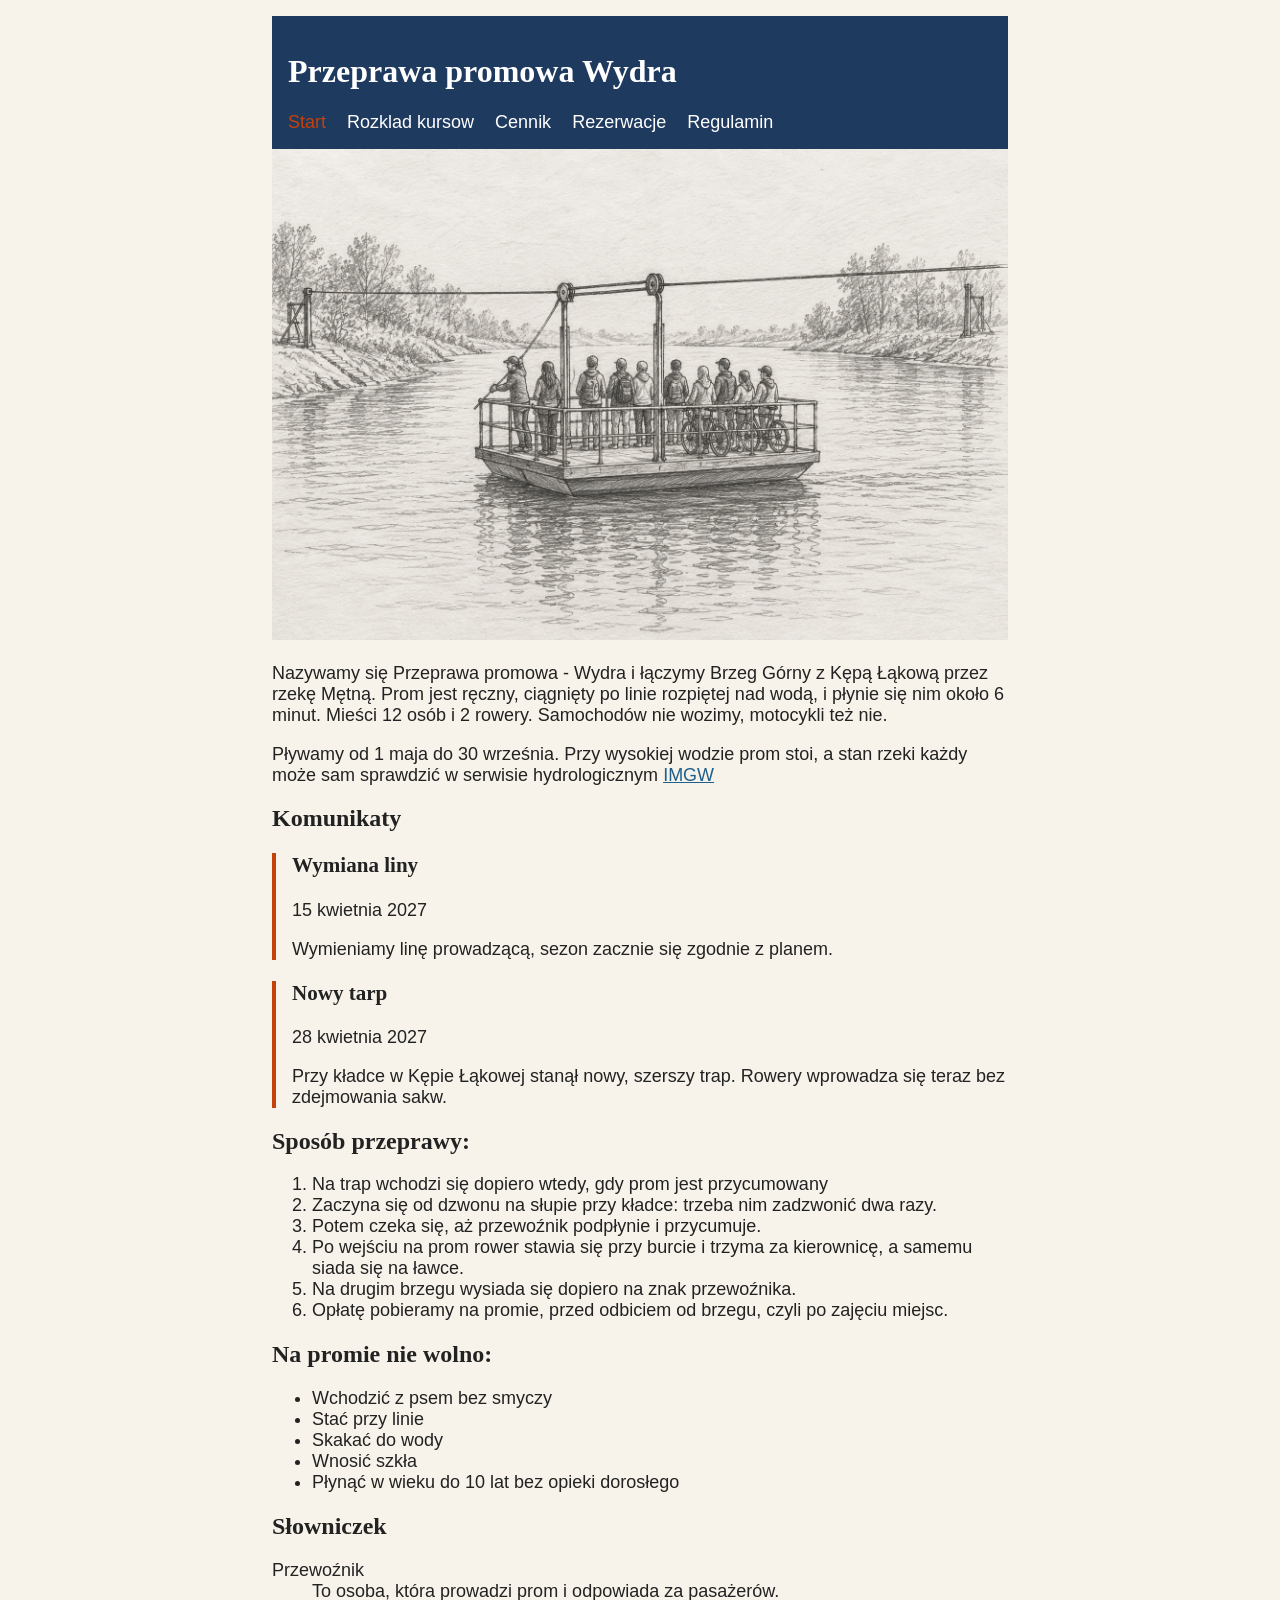
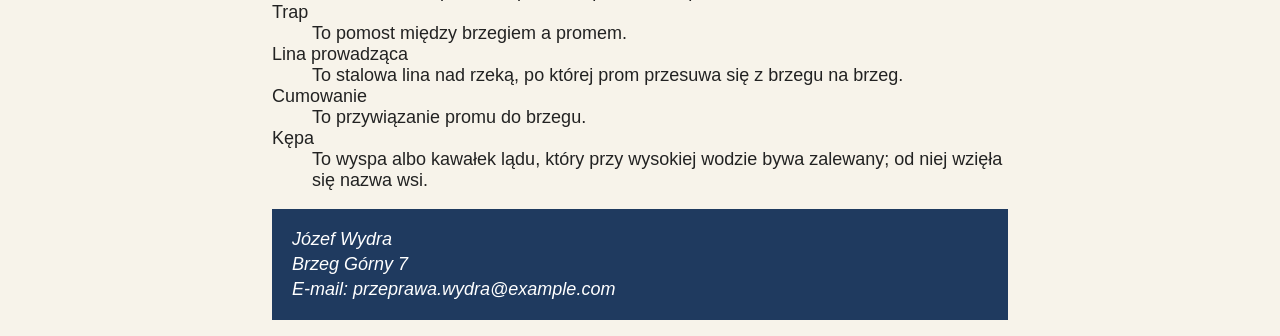
<file: index.html>
<!DOCTYPE html>
<html lang="pl">
    <head>
        <meta charset="utf-8">
        <link rel="stylesheet" href="style.css">
        <title>Przeprawa promowa - Wydra</title>
    </head>
    
    <body>
        <header>
            <h1>Przeprawa promowa Wydra</h1>
            <nav>
                <ul>
                    <li><a href="#" class="active">Start</a></li>
                    <li><a href="./schedule.html">Rozklad kursow</a></li>
                    <li><a href="./price-list.html">Cennik</a></li>
                    <li><a href="./reservation.html">Rezerwacje</a></li>
                    <li><a href="./rules.html">Regulamin</a></li>
                </ul>
            </nav>
        </header>

        <main>
            <div id="main-photo">
                <img src="prom_wydra.png" alt="Reczny, linowy prom łączący dwa brzegi">
            </div>

            <div>
                 <p>
                    Nazywamy się Przeprawa promowa - Wydra i łączymy Brzeg Górny z Kępą Łąkową przez rzekę Mętną. 
                    Prom jest ręczny, ciągnięty po linie rozpiętej nad wodą, i płynie się nim około 6 minut. 
                    Mieści 12 osób i 2 rowery. Samochodów nie wozimy, motocykli też nie.
                </p>

                <p>
                    Pływamy od 1 maja do 30 września. Przy wysokiej wodzie prom stoi, a 
                    stan rzeki każdy może sam sprawdzić w serwisie hydrologicznym <a href="https://hydro.imgw.pl/#/">IMGW</a>
                </p>
            </div>

            <section id="news">
                <h2>Komunikaty</h2>

                <article>
                    <h3>Wymiana liny</h3>
                    <p><time datetime="2027-04-15">15 kwietnia 2027</time></p>
                    <p>Wymieniamy linę prowadzącą, sezon zacznie się zgodnie z planem.</p>
                </article>

                <article>
                    <h3>Nowy tarp</h3>
                    <p><time datetime="2027-04-28">28 kwietnia 2027</time></p>
                    <p>Przy kładce w Kępie Łąkowej stanął nowy, szerszy trap. Rowery wprowadza się teraz bez zdejmowania sakw.</p>
                </article>
            </section>

            <section>
                <h2>Sposób przeprawy:</h2>

                <ol>
                    <li>Na trap wchodzi się dopiero wtedy, gdy prom jest przycumowany</li>
                    <li>Zaczyna się od dzwonu na słupie przy kładce: trzeba nim zadzwonić dwa razy.</li>
                    <li>Potem czeka się, aż przewoźnik podpłynie i przycumuje.</li>
                    <li>Po wejściu na prom rower stawia się przy burcie i trzyma za kierownicę, a samemu siada się na ławce.</li>
                    <li>Na drugim brzegu wysiada się dopiero na znak przewoźnika.</li>
                    <li>Opłatę pobieramy na promie, przed odbiciem od brzegu, czyli po zajęciu miejsc.</li>
                </ol>
            </section>

            <section>
                <h2>Na promie nie wolno:</h2>

                <ul>
                    <li>Wchodzić z psem bez smyczy</li>
                    <li>Stać przy linie</li>
                    <li>Skakać do wody</li>
                    <li>Wnosić szkła</li>
                   <li>Płynąć w wieku do 10 lat bez opieki dorosłego</li>
               </ul>
            </section>

            <section>
                <h2>Słowniczek</h2>
        
                <dl>
                    <dt>Przewoźnik</dt>
                    <dd>To osoba, która prowadzi prom i odpowiada za pasażerów.</dd>

                    <dt>Trap</dt>
                    <dd>To pomost między brzegiem a promem.</dd>

                    <dt>Lina prowadząca</dt>
                    <dd>To stalowa lina nad rzeką, po której prom przesuwa się z brzegu na brzeg.</dd>
               
                    <dt>Cumowanie</dt>
                    <dd>To przywiązanie promu do brzegu.</dd>
             
                    <dt>Kępa</dt>
                    <dd>To wyspa albo kawałek lądu, który przy wysokiej wodzie bywa zalewany; od niej wzięła się nazwa wsi.</dd>
                </dl>
            </section>
        </main>

        <footer>
            <address>
                <p>Józef Wydra</p>
                <p>Brzeg Górny 7</p>
                <p>E-mail: <a href="mailto:przeprawa.wydra@example.com">przeprawa.wydra@example.com</a></p>
            </address>
        </footer>
    </body>
</html>
</file>
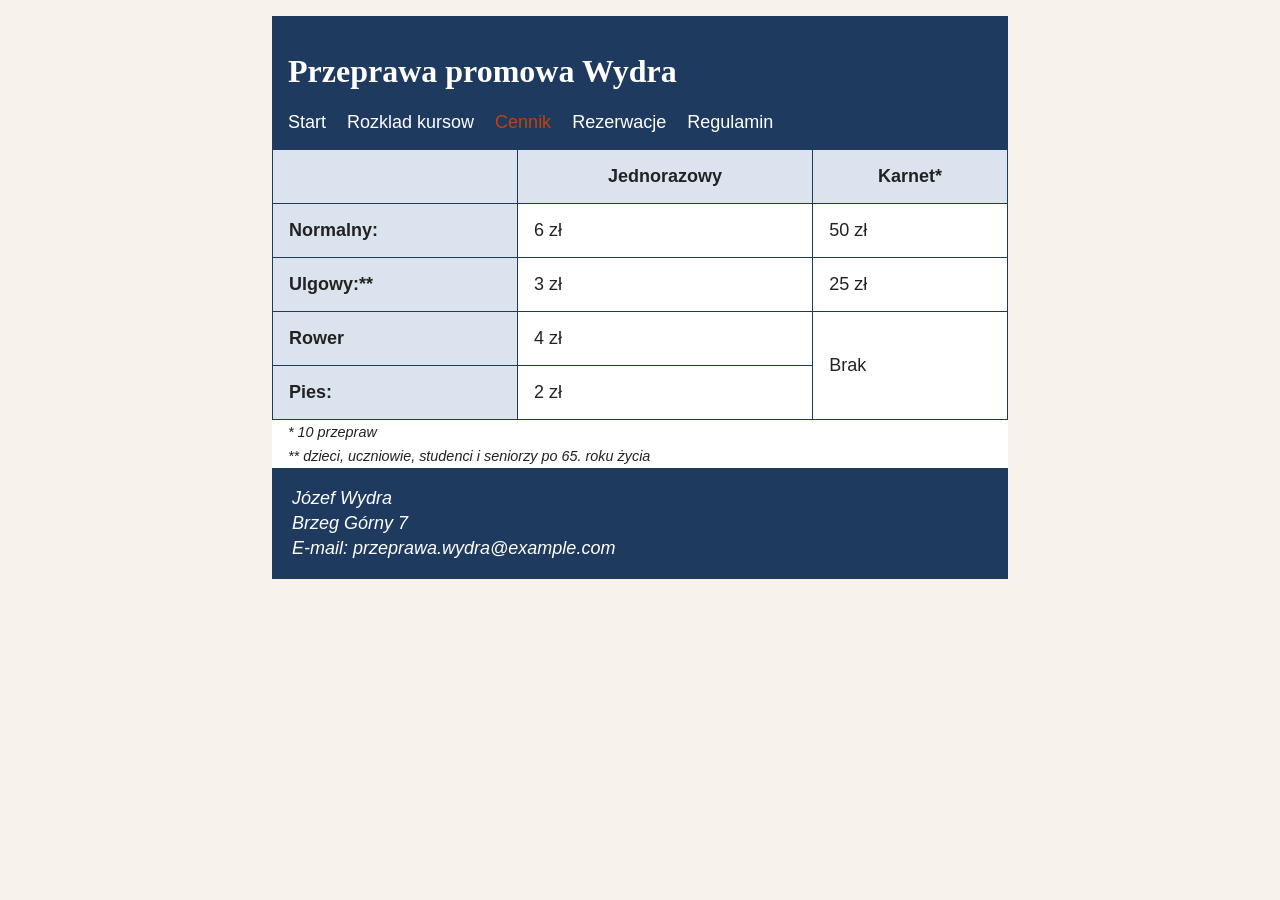
<file: price-list.html>
<!DOCTYPE html>
<html lang="pl">

<head>
    <meta charset="utf-8">
    <link rel="stylesheet" href="style.css">
    <title>Cennik</title>
</head>

<body>
    <header>
        <h1>Przeprawa promowa Wydra</h1>
        <nav>
            <ul>
                <li><a href="./index.html">Start</a></li>
                <li><a href="./schedule.html">Rozklad kursow</a></li>
                <li><a href="#" class="active">Cennik</a></li>
                <li><a href="./reservation.html">Rezerwacje</a></li>
                <li><a href="./rules.html">Regulamin</a></li>
            </ul>
        </nav>
    </header>

    <main>
        <figure>
            <table>
                <thead>
                    <tr>
                        <td></td>
                        <th scope="col">Jednorazowy</th>
                        <th scope="col">Karnet*</th>
                    </tr>
                </thead>
                <tbody>
                    <tr>
                        <th scope="row">Normalny:</th>
                        <td>6 zł</td>
                        <td>50 zł</td>
                    </tr>
                    <tr>
                        <th scope="row">Ulgowy:**</th>
                        <td>3 zł</td>
                        <td>25 zł</td>
                    </tr>
                    <tr>
                        <th scope="row">Rower</th>
                        <td>4 zł</td>
                        <td rowspan="2">Brak</td>
                    </tr>
                    <tr>
                        <th scope="row">Pies:</th>
                        <td>2 zł</td>
                    </tr>
                </tbody>
            </table>
            <figcaption>
                <p>* 10 przepraw</p>
                <p>** dzieci, uczniowie, studenci i seniorzy po 65. roku życia</p>
            </figcaption>
        </figure>
    </main>

    <footer>
        <address>
            <p>Józef Wydra</p>
            <p>Brzeg Górny 7</p>
            <p>E-mail: <a href="mailto:przeprawa.wydra@example.com">przeprawa.wydra@example.com</a></p>
        </address>
    </footer>
</body>

</html>
</file>
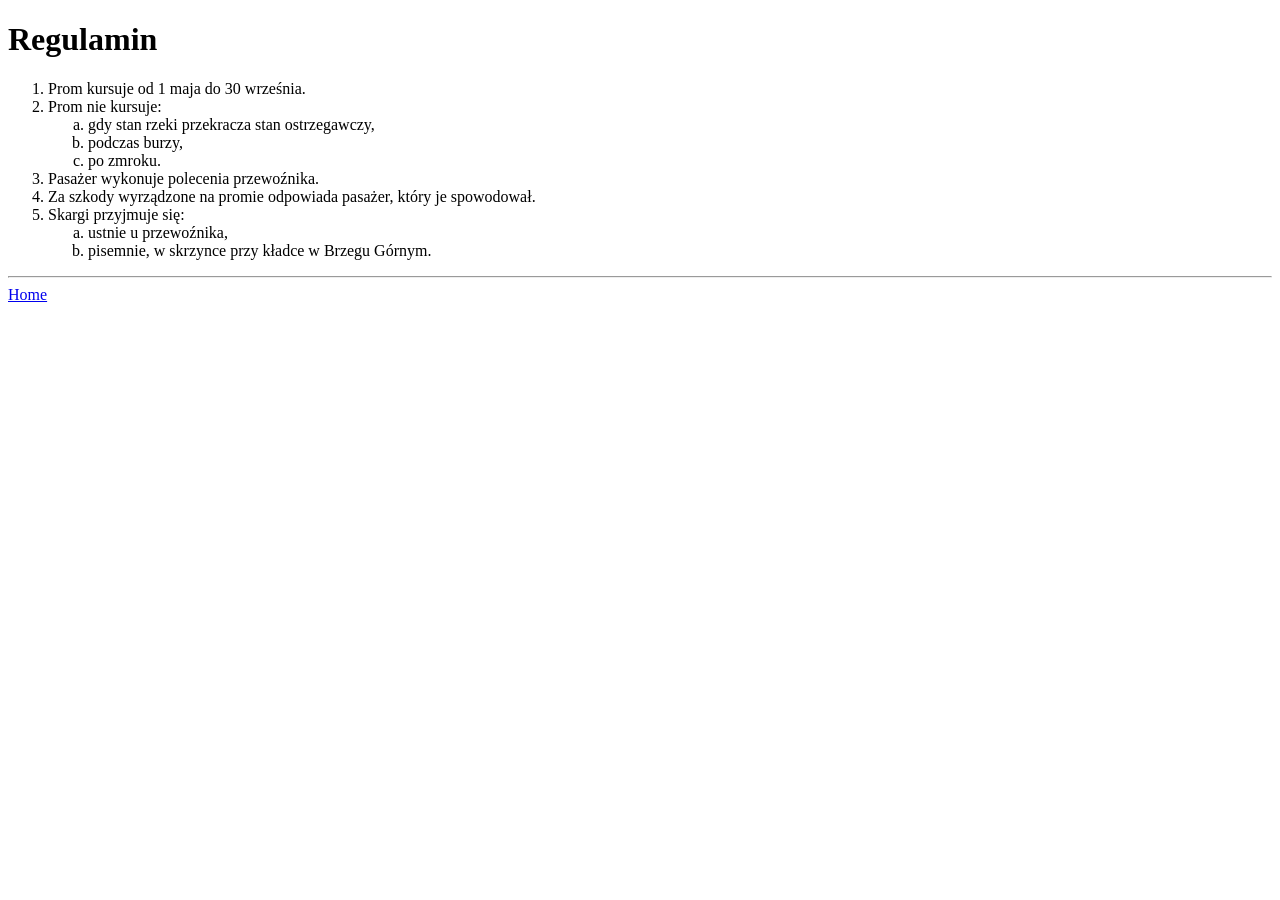
<file: regulamin.html>
<!DOCTYPE html>
<html lang="pl">
    <head>
        <meta charset="utf-8">
        <title>Regulamin</title>
    </head>
    
    <body>
        <h1>Regulamin</h1>
        <ol>
            <li>Prom kursuje od 1 maja do 30 września.</li>
            <li>
                Prom nie kursuje:
                <ol type="a">
                    <li>gdy stan rzeki przekracza stan ostrzegawczy,</li>
                    <li>podczas burzy,</li>
                    <li>po zmroku.</li>
                </ol>
            </li>
            <li>Pasażer wykonuje polecenia przewoźnika.</li>
            <li>Za szkody wyrządzone na promie odpowiada pasażer, który je spowodował.</li>
            <li>
                Skargi przyjmuje się:
                <ol type="a">
                    <li>ustnie u przewoźnika,</li>
                    <li>pisemnie, w skrzynce przy kładce w Brzegu Górnym.</li>
                </ol>
            </li>
        </ol>

        <hr>
        <a href="index.html">Home</a>
    </body>
</html>
</file>
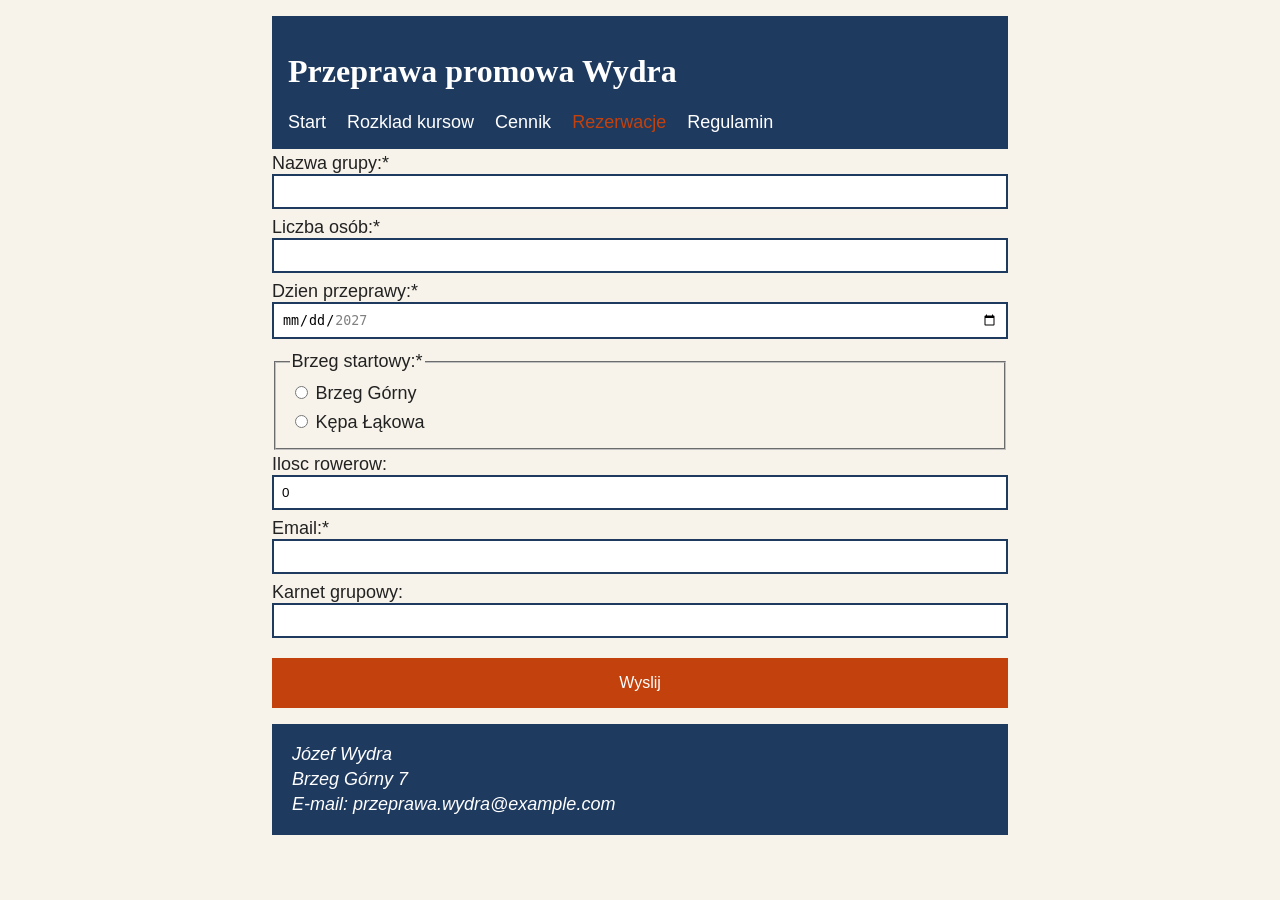
<file: reservation.html>
<!DOCTYPE html>
<html lang="pl">

<head>
    <meta charset="utf-8">
    <link rel="stylesheet" href="style.css">
    <title>Rezerwacje</title>
</head>

<body>
    <header>
        <h1>Przeprawa promowa Wydra</h1>
        <nav>
            <ul>
                <li><a href="./index.html">Start</a></li>
                <li><a href="./schedule.html">Rozklad kursow</a></li>
                <li><a href="./price-list.html">Cennik</a></li>
                <li><a href="#" class="active">Rezerwacje</a></li>
                <li><a href="./rules.html">Regulamin</a></li>
            </ul>
        </nav>
    </header>

    <main>
        <form>
            <div class="form-group">
                <label for="group-name">Nazwa grupy:*</label>
                <input type="text" id="group-name" name="groupName" required>
            </div>

            <div class="form-group">
                <label for="group-size">Liczba osób:*</label>
                <input type="number" id="group-size" name="groupSize" min="5" max="48" required>
            </div>

            <div class="form-group">
                <label for="day">Dzien przeprawy:*</label>
                <input type="date" id="day" name="day" min="2027-05-01" max="2027-09-30" required>
            </div>

            <fieldset>
                <legend>Brzeg startowy:*</legend>

                <div class="form-group">
                    <input type="radio" id="from-first-station" name="from" value="brzeg-gorny" required>
                    <label for="from-first-station">Brzeg Górny</label>
                </div>

                <div class="form-group">
                    <input type="radio" id="from-second-station" name="from" value="kepa-lakowa" required>
                    <label for="from-second-station">Kępa Łąkowa</label>
                </div>
            </fieldset>

            <div class="form-group">
                <label for="cycles">Ilosc rowerow:</label>
                <input type="number" id="cycles" name="cycles" value="0" max="10">
            </div>

            <div class="form-group">
                <label for="email">Email:*</label>
                <input type="email" id="email" name="email" required>
            </div>

            <div class="form-group">
                <label for="pass">Karnet grupowy:</label>
                <input type="text" id="pass" name="pass" pattern="^WY-[0-9]{4}">
            </div>

            <button type="submit">Wyslij</button>
        </form>
    </main>

    <footer>
        <address>
            <p>Józef Wydra</p>
            <p>Brzeg Górny 7</p>
            <p>E-mail: <a href="mailto:przeprawa.wydra@example.com">przeprawa.wydra@example.com</a></p>
        </address>
    </footer>
</body>

</html>
</file>
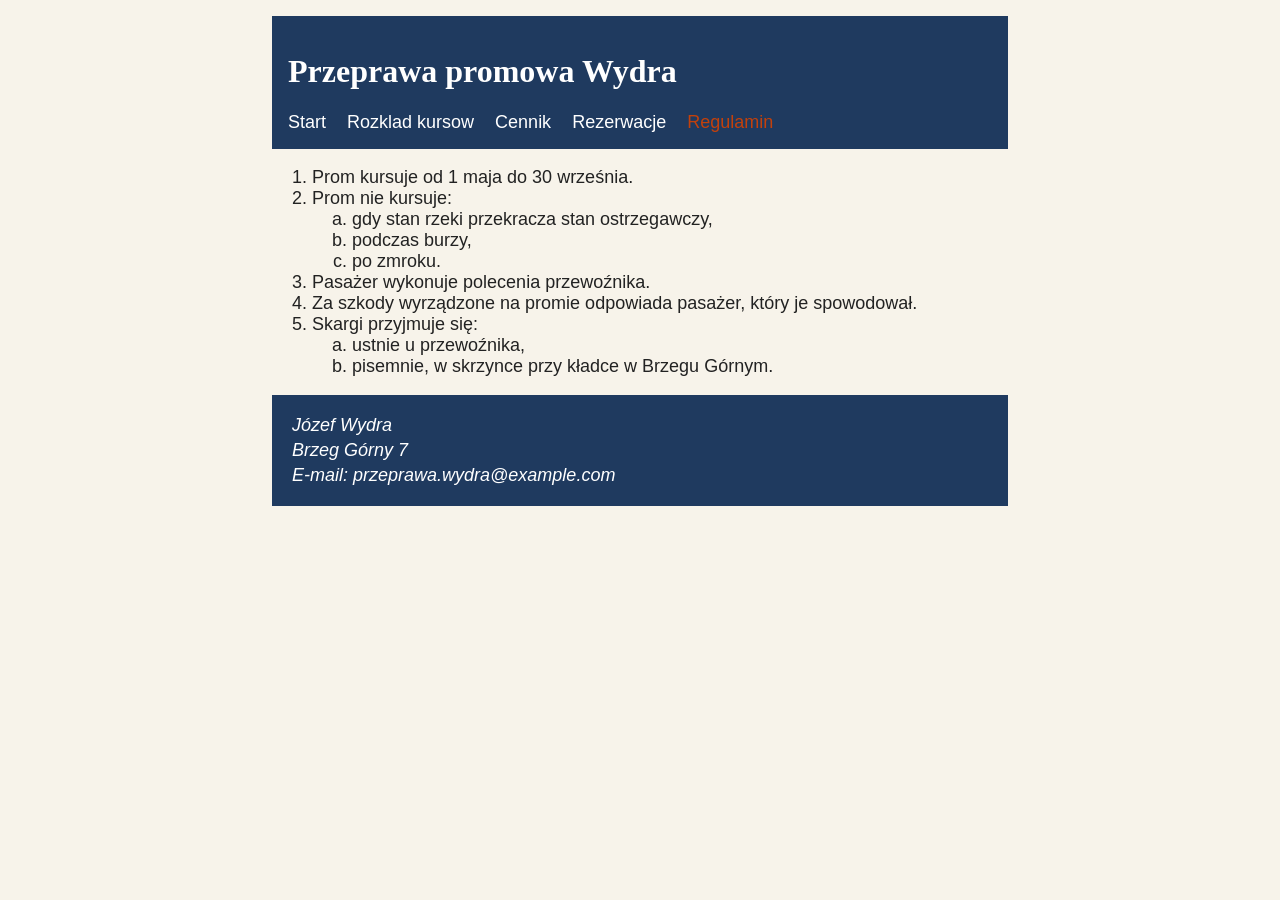
<file: rules.html>
<!DOCTYPE html>
<html lang="pl">

<head>
    <meta charset="utf-8">
    <link rel="stylesheet" href="style.css">
    <title>Regulamin</title>
</head>

<body>
    <header>
        <h1>Przeprawa promowa Wydra</h1>
        <nav>
            <ul>
                <li><a href="./index.html">Start</a></li>
                <li><a href="./schedule.html">Rozklad kursow</a></li>
                <li><a href="./price-list.html">Cennik</a></li>
                <li><a href="./reservation.html">Rezerwacje</a></li>
                <li><a href="#" class="active">Regulamin</a></li>
            </ul>
        </nav>
    </header>

    <main>
        <ol>
            <li>Prom kursuje od 1 maja do 30 września.</li>
            <li>
                Prom nie kursuje:
                <ol type="a">
                    <li>gdy stan rzeki przekracza stan ostrzegawczy,</li>
                    <li>podczas burzy,</li>
                    <li>po zmroku.</li>
                </ol>
            </li>
            <li>Pasażer wykonuje polecenia przewoźnika.</li>
            <li>Za szkody wyrządzone na promie odpowiada pasażer, który je spowodował.</li>
            <li>
                Skargi przyjmuje się:
                <ol type="a">
                    <li>ustnie u przewoźnika,</li>
                    <li>pisemnie, w skrzynce przy kładce w Brzegu Górnym.</li>
                </ol>
            </li>
        </ol>
    </main>

    <footer>
        <address>
            <p>Józef Wydra</p>
            <p>Brzeg Górny 7</p>
            <p>E-mail: <a href="mailto:przeprawa.wydra@example.com">przeprawa.wydra@example.com</a></p>
        </address>
    </footer>
</body>

</html>
</file>
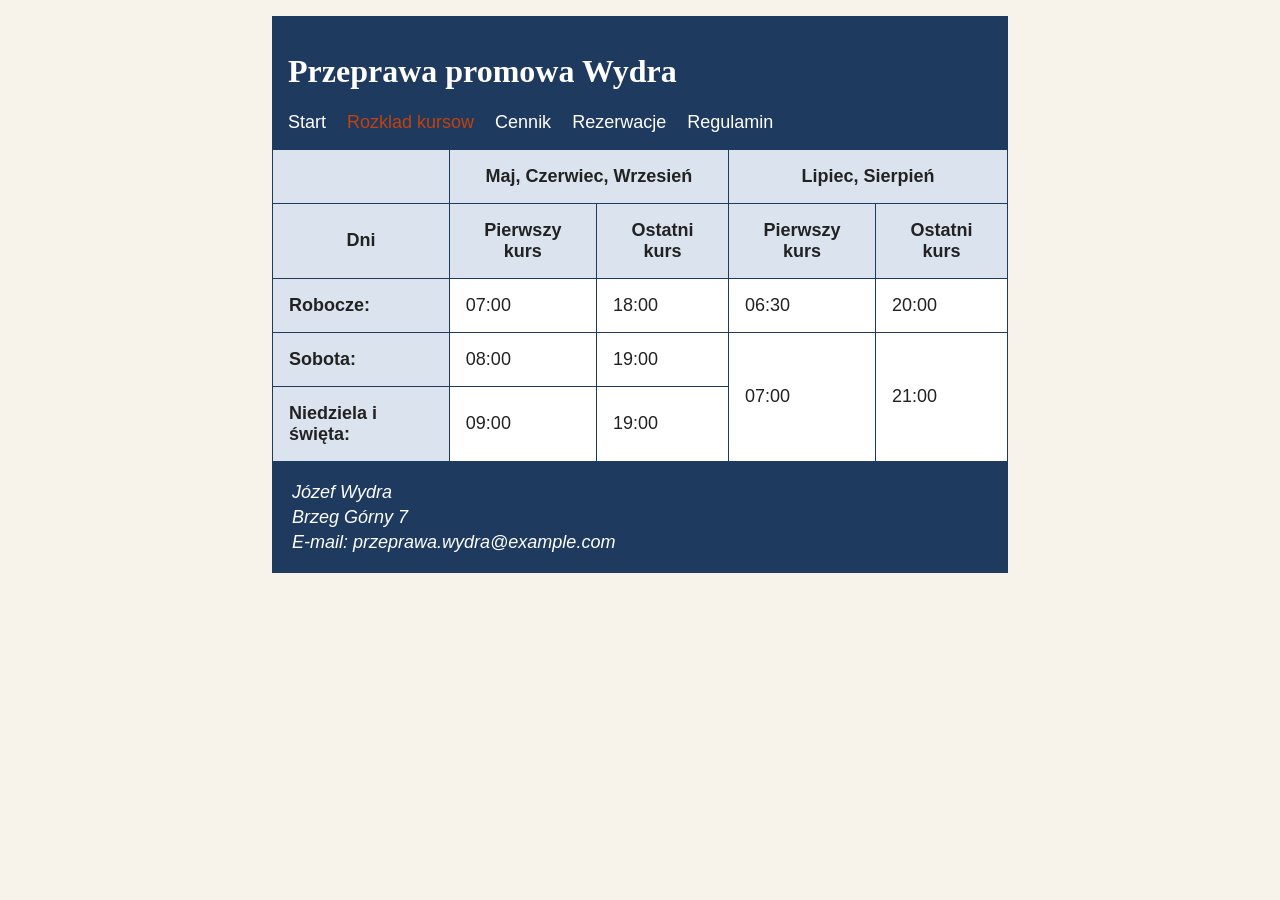
<file: schedule.html>
<!DOCTYPE html>
<html lang="pl">

<head>
    <meta charset="utf-8">
    <link rel="stylesheet" href="style.css">
    <title>Plan kursowania promu</title>
</head>

<body>
    <header>
        <h1>Przeprawa promowa Wydra</h1>
        <nav>
            <ul>
                <li><a href="./index.html">Start</a></li>
                <li><a href="#" class="active">Rozklad kursow</a></li>
                <li><a href="./price-list.html">Cennik</a></li>
                <li><a href="./reservation.html">Rezerwacje</a></li>
                <li><a href="./rules.html">Regulamin</a></li>
            </ul>
        </nav>
    </header>

    <main>
        <table>
            <thead>
                <tr>
                    <td></td>
                    <th scope="colgroup" colspan="2">Maj, Czerwiec, Wrzesień</th>
                    <th scope="colgroup" colspan="2">Lipiec, Sierpień</th>
                </tr>
                <tr>
                    <th scope="col">Dni</th>
                    <th scope="col">Pierwszy kurs</th>
                    <th scope="col">Ostatni kurs</th>
                    <th scope="col">Pierwszy kurs</th>
                    <th scope="col">Ostatni kurs</th>
                </tr>
            </thead>
            <tbody>
                <tr>
                    <th scope="row">Robocze:</th>
                    <td>07:00</td>
                    <td>18:00</td>
                    <td>06:30</td>
                    <td>20:00</td>
                </tr>
                <tr>
                    <th scope="row">Sobota:</th>
                    <td>08:00</td>
                    <td>19:00</td>
                    <td rowspan="2">07:00</td>
                    <td rowspan="2">21:00</td>
                </tr>
                <tr>
                    <th scope="row">Niedziela i święta:</th>
                    <td>09:00</td>
                    <td>19:00</td>
                </tr>
            </tbody>
        </table>
    </main>

    <footer>
        <address>
            <p>Józef Wydra</p>
            <p>Brzeg Górny 7</p>
            <p>E-mail: <a href="mailto:przeprawa.wydra@example.com">przeprawa.wydra@example.com</a></p>
        </address>
    </footer>
</body>

</html>
</file>
<file: style.css>
body {
    box-sizing: border-box;
    max-width: 48rem;
    margin: 0 auto;
    padding: 1rem;
    background-color: #f7f3ea;
    color: #222222;
    font-family: Verdana, sans-serif;
    font-size: 1.125rem;
}

h1,
h2,
h3,
h4,
h5,
h6 {
    font-family: Georgia, serif;
}

h1 {
    font-size: 2rem;
}

h2 {
    font-size: 1.5rem;
}

a {
    color: #1f5f8b
}

a:hover {
    color: #c2410c;
}

table {
    width: 100%;
    border-collapse: collapse;
}

table th,
table td {
    border: 1px solid #1f3a5f;
    padding: 1rem;
    background-color: #ffffff;
}

table th {
    background-color: #dbe4ee;
}

thead td {
    background-color: #dbe4ee;
}

tbody th {
    text-align: left;
}

figure {
    margin: 0;
}

figcaption > p {

    background-color: #fff;
    margin: 0;
    padding: 0.25rem 1rem;
    font-size: 0.9rem;
    font-style: italic;
}

form input:not([type="radio"]) {
    box-sizing: border-box;
    width: 100%;
    border: 2px solid #1f3a5f;
    padding: 0.5rem
}

button {
    width: 100%;
    margin: 1rem 0;
    padding: 1rem;
    border: none;
    font-size: 1rem;
    background-color: #c2410c;
    color: #ffffff;
    cursor: pointer;
}

button:hover {
    background-color: #9b340b;
}

fieldset {
    margin-top: 0.5rem;
}

header,
footer {
    padding: 1rem;
    background-color: #1f3a5f;
    color: #ffffff;
}

header a,
footer a {
    color: #ffffff;
    text-decoration: none;
}

header > nav > ul {
    list-style: none;
    margin: 0;
    padding: 0;
}

header > nav > ul > li {
    display: inline;
    padding-right: 1rem;
}

header > nav .active {
    color: #c2410c;
}

footer > address > p {
    margin: 0.25rem;
}

#main-photo {
    width: 100%;
    overflow: hidden;
}

#main-photo > img {
    width: 100%;
}

#news > article {
    border-left: 4px solid #c2410c;
    padding-left: 1rem;
}

.form-group {
    padding: 0.25rem 0;
}
</file>
